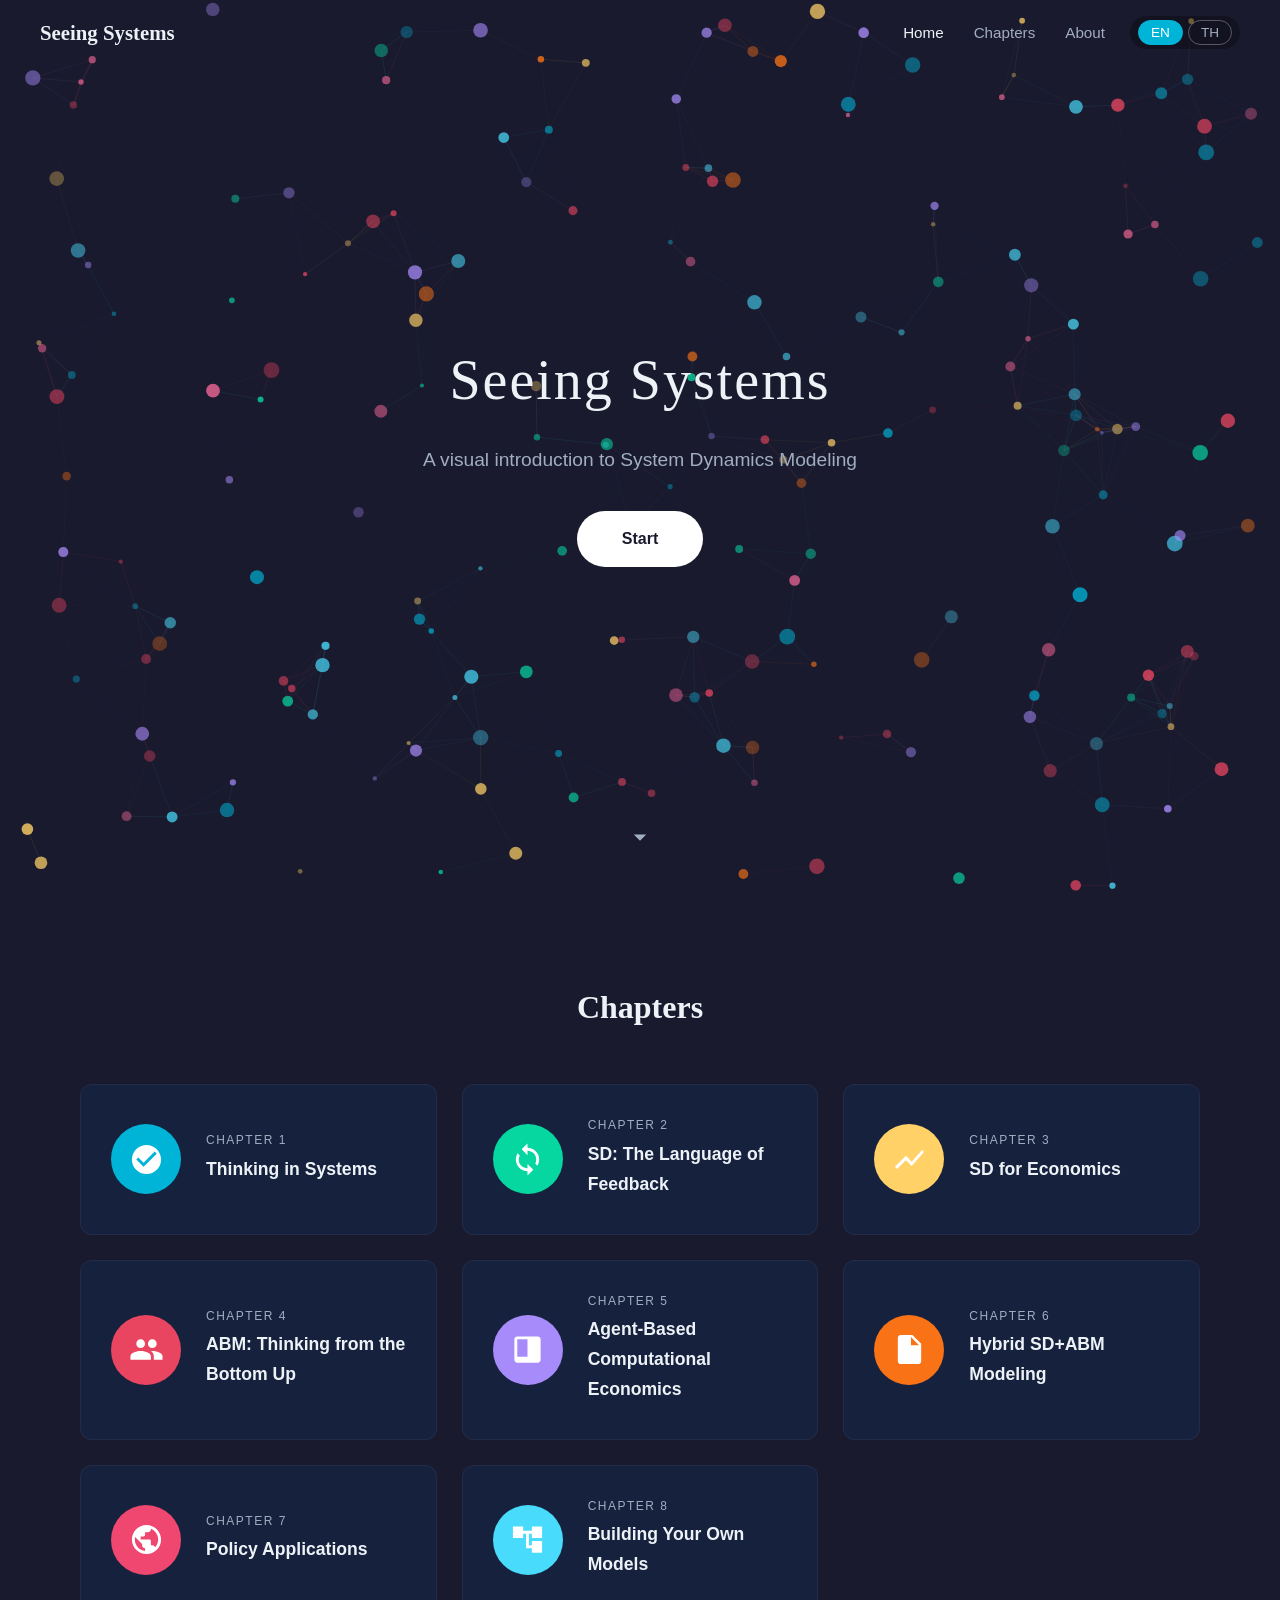
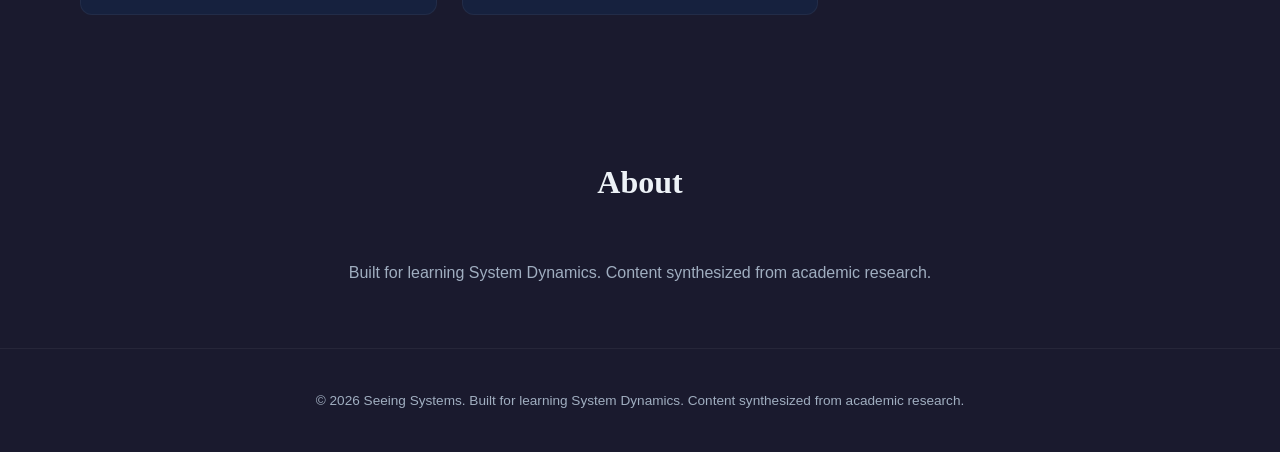
<file: index.html>
<!DOCTYPE html>
<html lang="en">
<head>
  <meta charset="UTF-8">
  <meta name="viewport" content="width=device-width, initial-scale=1.0">
  <title>Seeing Systems — A Visual Introduction to System Dynamics</title>
  <meta name="description" content="An interactive educational website for learning System Dynamics Modeling through visual simulations and explorations.">
  <link rel="stylesheet" href="css/style.css">
</head>
<body>

  <!-- Navbar -->
  <nav class="navbar">
    <a href="index.html" class="nav-brand">Seeing Systems</a>
    <div class="nav-right">
      <ul class="nav-links">
        <li><a href="index.html" class="active" data-i18n="nav.home">Home</a></li>
        <li><a href="#chapters" data-i18n="nav.chapters">Chapters</a></li>
        <li><a href="#about" data-i18n="nav.about">About</a></li>
      </ul>
      <div class="lang-switcher">
        <button class="lang-btn" data-lang="en">EN</button>
        <button class="lang-btn" data-lang="th">TH</button>
      </div>
    </div>
    <button class="nav-hamburger" aria-label="Menu">
      <span></span><span></span><span></span>
    </button>
  </nav>

  <!-- Sidebar -->
  <div class="sidebar-overlay"></div>
  <div class="sidebar">
    <button class="sidebar-close">&times;</button>
    <h3>Chapters</h3>
    <ul class="sidebar-chapters">
      <li><a href="chapters/ch1/index.html"><span class="ch-num" data-i18n="ch1.label">Chapter 1</span><span data-i18n="ch1.title">Thinking in Systems</span></a></li>
      <li><a href="chapters/ch2/index.html"><span class="ch-num" data-i18n="ch2.label">Chapter 2</span><span data-i18n="ch2.title">SD: The Language of Feedback</span></a></li>
      <li><a href="chapters/ch3/index.html"><span class="ch-num" data-i18n="ch3.label">Chapter 3</span><span data-i18n="ch3.title">SD for Economics</span></a></li>
      <li><a href="chapters/ch4/index.html"><span class="ch-num" data-i18n="ch4.label">Chapter 4</span><span data-i18n="ch4.title">ABM: Thinking from the Bottom Up</span></a></li>
      <li><a href="chapters/ch5/index.html"><span class="ch-num" data-i18n="ch5.label">Chapter 5</span><span data-i18n="ch5.title">Agent-Based Computational Economics</span></a></li>
      <li><a href="chapters/ch6/index.html"><span class="ch-num" data-i18n="ch6.label">Chapter 6</span><span data-i18n="ch6.title">Hybrid SD+ABM Modeling</span></a></li>
      <li><a href="chapters/ch7/index.html"><span class="ch-num" data-i18n="ch7.label">Chapter 7</span><span data-i18n="ch7.title">Policy Applications</span></a></li>
      <li><a href="chapters/ch8/index.html"><span class="ch-num" data-i18n="ch8.label">Chapter 8</span><span data-i18n="ch8.title">Building Your Own Models</span></a></li>
    </ul>
  </div>

  <!-- Hero -->
  <section class="hero">
    <canvas id="hero-canvas" class="hero-canvas"></canvas>
    <div class="hero-content">
      <h1 data-i18n="hero.title">Seeing Systems</h1>
      <p data-i18n="hero.subtitle">A visual introduction to System Dynamics Modeling</p>
      <a href="#chapters" class="hero-btn" data-i18n="hero.start">Start</a>
    </div>
    <div class="scroll-indicator">
      <svg viewBox="0 0 24 24"><path d="M7 10l5 5 5-5z"/></svg>
    </div>
  </section>

  <!-- Chapters Index -->
  <section id="chapters" class="chapters-section">
    <h2 class="section-title" data-i18n="nav.chapters">Chapters</h2>
    <div class="chapters-grid">

      <!-- Chapter 1: Thinking in Systems -->
      <a href="chapters/ch1/index.html" class="chapter-card">
        <div class="chapter-icon" style="background: var(--ch1-color);">
          <svg viewBox="0 0 24 24" fill="white"><path d="M12 2C6.48 2 2 6.48 2 12s4.48 10 10 10 10-4.48 10-10S17.52 2 12 2zm-2 15l-5-5 1.41-1.41L10 14.17l7.59-7.59L19 8l-9 9z"/></svg>
        </div>
        <div>
          <div class="ch-label" data-i18n="ch1.label">Chapter 1</div>
          <h3 data-i18n="ch1.title">Thinking in Systems</h3>
        </div>
      </a>

      <!-- Chapter 2: SD - The Language of Feedback -->
      <a href="chapters/ch2/index.html" class="chapter-card">
        <div class="chapter-icon" style="background: var(--ch2-color);">
          <svg viewBox="0 0 24 24" fill="white"><path d="M12 4V1L8 5l4 4V6c3.31 0 6 2.69 6 6 0 1.01-.25 1.97-.7 2.8l1.46 1.46C19.54 15.03 20 13.57 20 12c0-4.42-3.58-8-8-8zm0 14c-3.31 0-6-2.69-6-6 0-1.01.25-1.97.7-2.8L5.24 7.74C4.46 8.97 4 10.43 4 12c0 4.42 3.58 8 8 8v3l4-4-4-4v3z"/></svg>
        </div>
        <div>
          <div class="ch-label" data-i18n="ch2.label">Chapter 2</div>
          <h3 data-i18n="ch2.title">SD: The Language of Feedback</h3>
        </div>
      </a>

      <!-- Chapter 3: SD for Economics -->
      <a href="chapters/ch3/index.html" class="chapter-card">
        <div class="chapter-icon" style="background: var(--ch3-color);">
          <svg viewBox="0 0 24 24" fill="white"><path d="M3.5 18.49l6-6.01 4 4L22 6.92l-1.41-1.41-7.09 7.97-4-4L2 16.99z"/></svg>
        </div>
        <div>
          <div class="ch-label" data-i18n="ch3.label">Chapter 3</div>
          <h3 data-i18n="ch3.title">SD for Economics</h3>
        </div>
      </a>

      <!-- Chapter 4: ABM - Thinking from the Bottom Up -->
      <a href="chapters/ch4/index.html" class="chapter-card">
        <div class="chapter-icon" style="background: var(--ch4-color);">
          <svg viewBox="0 0 24 24" fill="white"><path d="M16 11c1.66 0 2.99-1.34 2.99-3S17.66 5 16 5c-1.66 0-3 1.34-3 3s1.34 3 3 3zm-8 0c1.66 0 2.99-1.34 2.99-3S9.66 5 8 5C6.34 5 5 6.34 5 8s1.34 3 3 3zm0 2c-2.33 0-7 1.17-7 3.5V19h14v-2.5c0-2.33-4.67-3.5-7-3.5zm8 0c-.29 0-.62.02-.97.05 1.16.84 1.97 1.97 1.97 3.45V19h6v-2.5c0-2.33-4.67-3.5-7-3.5z"/></svg>
        </div>
        <div>
          <div class="ch-label" data-i18n="ch4.label">Chapter 4</div>
          <h3 data-i18n="ch4.title">ABM: Thinking from the Bottom Up</h3>
        </div>
      </a>

      <!-- Chapter 5: Agent-Based Computational Economics -->
      <a href="chapters/ch5/index.html" class="chapter-card">
        <div class="chapter-icon" style="background: var(--ch5-color);">
          <svg viewBox="0 0 24 24" fill="white"><path d="M19 3H5c-1.1 0-2 .9-2 2v14c0 1.1.9 2 2 2h14c1.1 0 2-.9 2-2V5c0-1.1-.9-2-2-2zm-7 14H5V5h7v12z"/></svg>
        </div>
        <div>
          <div class="ch-label" data-i18n="ch5.label">Chapter 5</div>
          <h3 data-i18n="ch5.title">Agent-Based Computational Economics</h3>
        </div>
      </a>

      <!-- Chapter 6: Hybrid SD+ABM Modeling -->
      <a href="chapters/ch6/index.html" class="chapter-card">
        <div class="chapter-icon" style="background: var(--ch6-color);">
          <svg viewBox="0 0 24 24" fill="white"><path d="M14 2H6c-1.1 0-2 .9-2 2v16c0 1.1.9 2 2 2h12c1.1 0 2-.9 2-2V8l-6-6zm-1 7V3.5L18.5 9H13z"/></svg>
        </div>
        <div>
          <div class="ch-label" data-i18n="ch6.label">Chapter 6</div>
          <h3 data-i18n="ch6.title">Hybrid SD+ABM Modeling</h3>
        </div>
      </a>

      <!-- Chapter 7: Policy Applications -->
      <a href="chapters/ch7/index.html" class="chapter-card">
        <div class="chapter-icon" style="background: var(--ch7-color);">
          <svg viewBox="0 0 24 24" fill="white"><path d="M12 2C6.48 2 2 6.48 2 12s4.48 10 10 10 10-4.48 10-10S17.52 2 12 2zm-1 17.93c-3.95-.49-7-3.85-7-7.93 0-.62.08-1.21.21-1.79L9 15v1c0 1.1.9 2 2 2v1.93zm6.9-2.54c-.26-.81-1-1.39-1.9-1.39h-1v-3c0-.55-.45-1-1-1H8v-2h2c.55 0 1-.45 1-1V7h2c1.1 0 2-.9 2-2v-.41c2.93 1.19 5 4.06 5 7.41 0 2.08-.8 3.97-2.1 5.39z"/></svg>
        </div>
        <div>
          <div class="ch-label" data-i18n="ch7.label">Chapter 7</div>
          <h3 data-i18n="ch7.title">Policy Applications</h3>
        </div>
      </a>

      <!-- Chapter 8: Building Your Own Models -->
      <a href="chapters/ch8/index.html" class="chapter-card">
        <div class="chapter-icon" style="background: var(--ch8-color);">
          <svg viewBox="0 0 24 24" fill="white"><path d="M22 11V3h-7v3H9V3H2v8h7V8h2v10h4v3h7v-8h-7v3h-2V8h2v3z"/></svg>
        </div>
        <div>
          <div class="ch-label" data-i18n="ch8.label">Chapter 8</div>
          <h3 data-i18n="ch8.title">Building Your Own Models</h3>
        </div>
      </a>

    </div>
  </section>

  <!-- About -->
  <section id="about" style="max-width:800px; margin:0 auto; padding:60px 40px; text-align:center;">
    <h2 class="section-title" data-i18n="nav.about">About</h2>
    <p style="color: var(--text-muted); line-height: 1.8;" data-i18n="footer.text">
      Built for learning System Dynamics. Content synthesized from academic research.
    </p>
  </section>

  <!-- Footer -->
  <footer class="footer">
    <p>&copy; 2026 Seeing Systems. <span data-i18n="footer.text">Built for learning System Dynamics.</span></p>
  </footer>

  <script src="js/i18n.js"></script>
  <script src="js/main.js"></script>
</body>
</html>
</file>
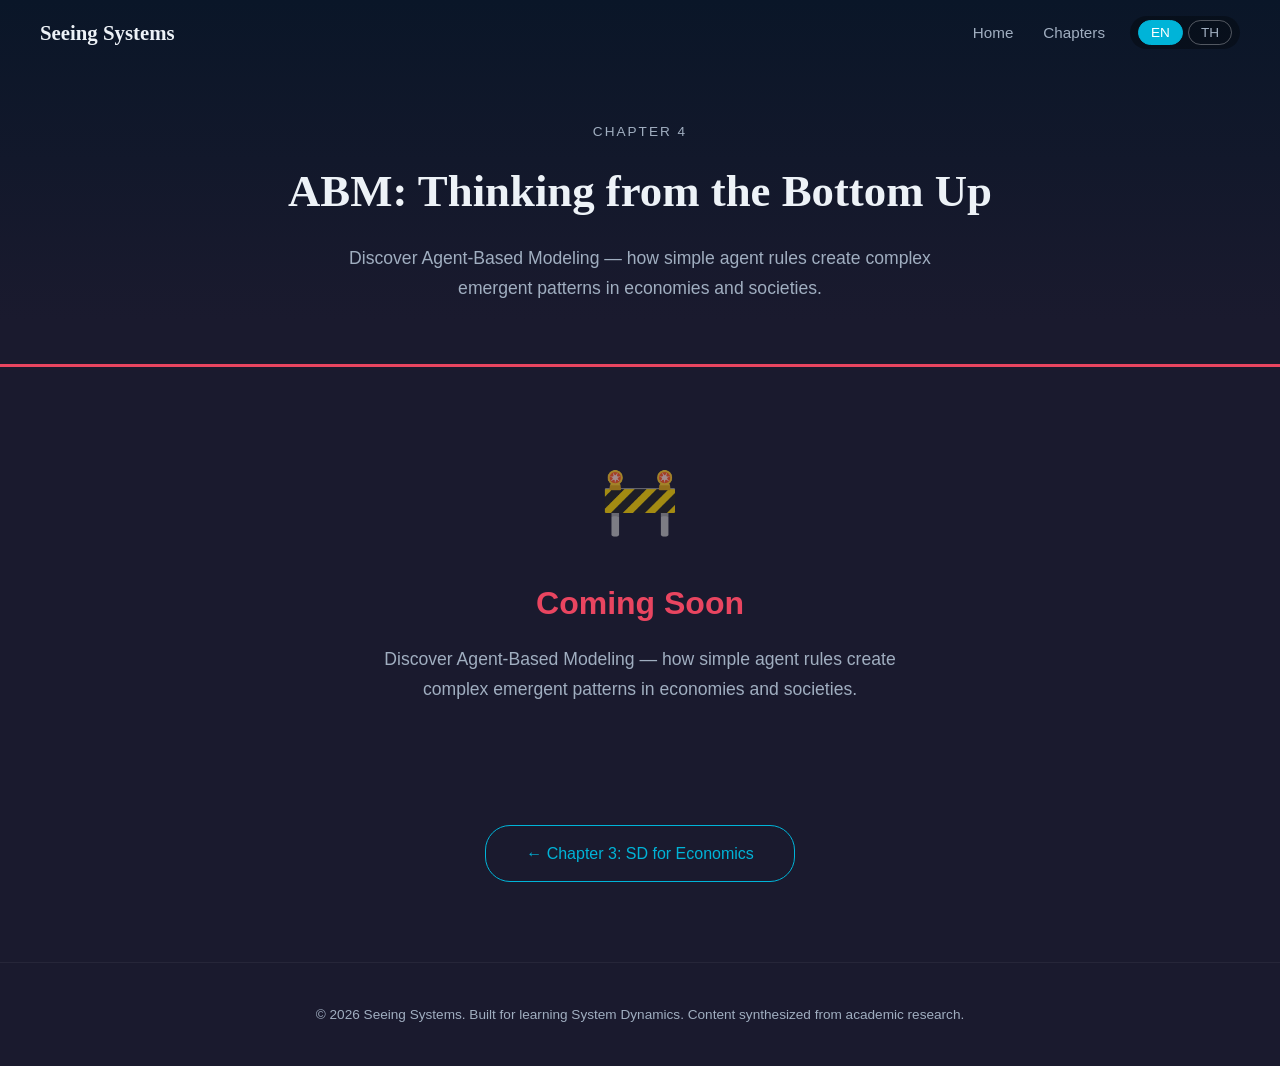
<file: chapters/ch4/index.html>
<!DOCTYPE html>
<html lang="en">
<head>
  <meta charset="UTF-8">
  <meta name="viewport" content="width=device-width, initial-scale=1.0">
  <title>Chapter 4: ABM: Thinking from the Bottom Up — Seeing Systems</title>
  <link rel="stylesheet" href="../../css/style.css">
  <style>
    .chapter-page { background: linear-gradient(180deg, #0a1628 0%, #1a1a2e 30%); }
    .chapter-header { border-bottom: 3px solid var(--ch4-color); }
    .coming-soon-container {
      text-align: center;
      padding: 80px 20px;
      max-width: 600px;
      margin: 0 auto;
    }
    .coming-soon-container .icon {
      font-size: 4rem;
      margin-bottom: 20px;
      opacity: 0.6;
    }
    .coming-soon-container h2 {
      font-size: 2rem;
      margin-bottom: 15px;
      color: var(--ch4-color);
    }
    .coming-soon-container p {
      color: var(--text-muted);
      font-size: 1.1rem;
    }
  </style>
</head>
<body class="chapter-page fade-in">

  <!-- Navbar -->
  <nav class="navbar">
    <a href="../../index.html" class="nav-brand">Seeing Systems</a>
    <div class="nav-right">
      <ul class="nav-links">
        <li><a href="../../index.html" data-i18n="nav.home">Home</a></li>
        <li><a href="../../index.html#chapters" data-i18n="nav.chapters">Chapters</a></li>
      </ul>
      <div class="lang-switcher">
        <button class="lang-btn" data-lang="en">EN</button>
        <button class="lang-btn" data-lang="th">TH</button>
      </div>
    </div>
    <button class="nav-hamburger" aria-label="Menu">
      <span></span><span></span><span></span>
    </button>
  </nav>

  <!-- Sidebar -->
  <div class="sidebar-overlay"></div>
  <div class="sidebar">
    <button class="sidebar-close">&times;</button>
    <h3>Chapters</h3>
    <ul class="sidebar-chapters">
      <li><a href="../ch1/index.html"><span class="ch-num" data-i18n="ch1.label">Chapter 1</span><span data-i18n="ch1.title">Thinking in Systems</span></a></li>
      <li><a href="../ch2/index.html"><span class="ch-num" data-i18n="ch2.label">Chapter 2</span><span data-i18n="ch2.title">SD: The Language of Feedback</span></a></li>
      <li><a href="../ch3/index.html"><span class="ch-num" data-i18n="ch3.label">Chapter 3</span><span data-i18n="ch3.title">SD for Economics</span></a></li>
      <li><a href="index.html" style="background:rgba(255,255,255,0.1);"><span class="ch-num" data-i18n="ch4.label">Chapter 4</span><span data-i18n="ch4.title">ABM: Thinking from the Bottom Up</span></a></li>
      <li><a href="../ch5/index.html"><span class="ch-num" data-i18n="ch5.label">Chapter 5</span><span data-i18n="ch5.title">Agent-Based Computational Economics</span></a></li>
      <li><a href="../ch6/index.html"><span class="ch-num" data-i18n="ch6.label">Chapter 6</span><span data-i18n="ch6.title">Hybrid SD+ABM Modeling</span></a></li>
      <li><a href="../ch7/index.html"><span class="ch-num" data-i18n="ch7.label">Chapter 7</span><span data-i18n="ch7.title">Policy Applications</span></a></li>
      <li><a href="../ch8/index.html"><span class="ch-num" data-i18n="ch8.label">Chapter 8</span><span data-i18n="ch8.title">Building Your Own Models</span></a></li>
    </ul>
  </div>

  <!-- Chapter Header -->
  <header class="chapter-header">
    <div class="ch-label" data-i18n="ch4.label">Chapter 4</div>
    <h1 data-i18n="ch4.title">ABM: Thinking from the Bottom Up</h1>
    <p class="ch-desc" data-i18n="ch4.desc">Discover Agent-Based Modeling — how simple agent rules create complex emergent patterns in economies and societies.</p>
  </header>

  <!-- Coming Soon Content -->
  <section class="chapter-sections">
    <div class="coming-soon-container">
      <div class="icon">🚧</div>
      <h2 data-i18n="coming_soon">Coming Soon</h2>
      <p data-i18n="ch4.desc">Discover Agent-Based Modeling — how simple agent rules create complex emergent patterns in economies and societies.</p>
    </div>

    <!-- Navigation -->
    <div style="text-align: center; margin-top: 40px;">
      <a href="../ch3/index.html" class="btn btn-secondary" style="padding: 14px 40px; font-size: 1rem;">
        ← <span data-i18n="ch3.label">Chapter 3</span>: <span data-i18n="ch3.title">SD for Economics</span>
      </a>
    </div>
  </section>

  <!-- Footer -->
  <footer class="footer">
    <p>&copy; 2026 Seeing Systems. <span data-i18n="footer.text">Built for learning System Dynamics.</span></p>
  </footer>

  <script src="../../js/i18n.js"></script>
  <script src="../../js/main.js"></script>
</body>
</html>
</file>
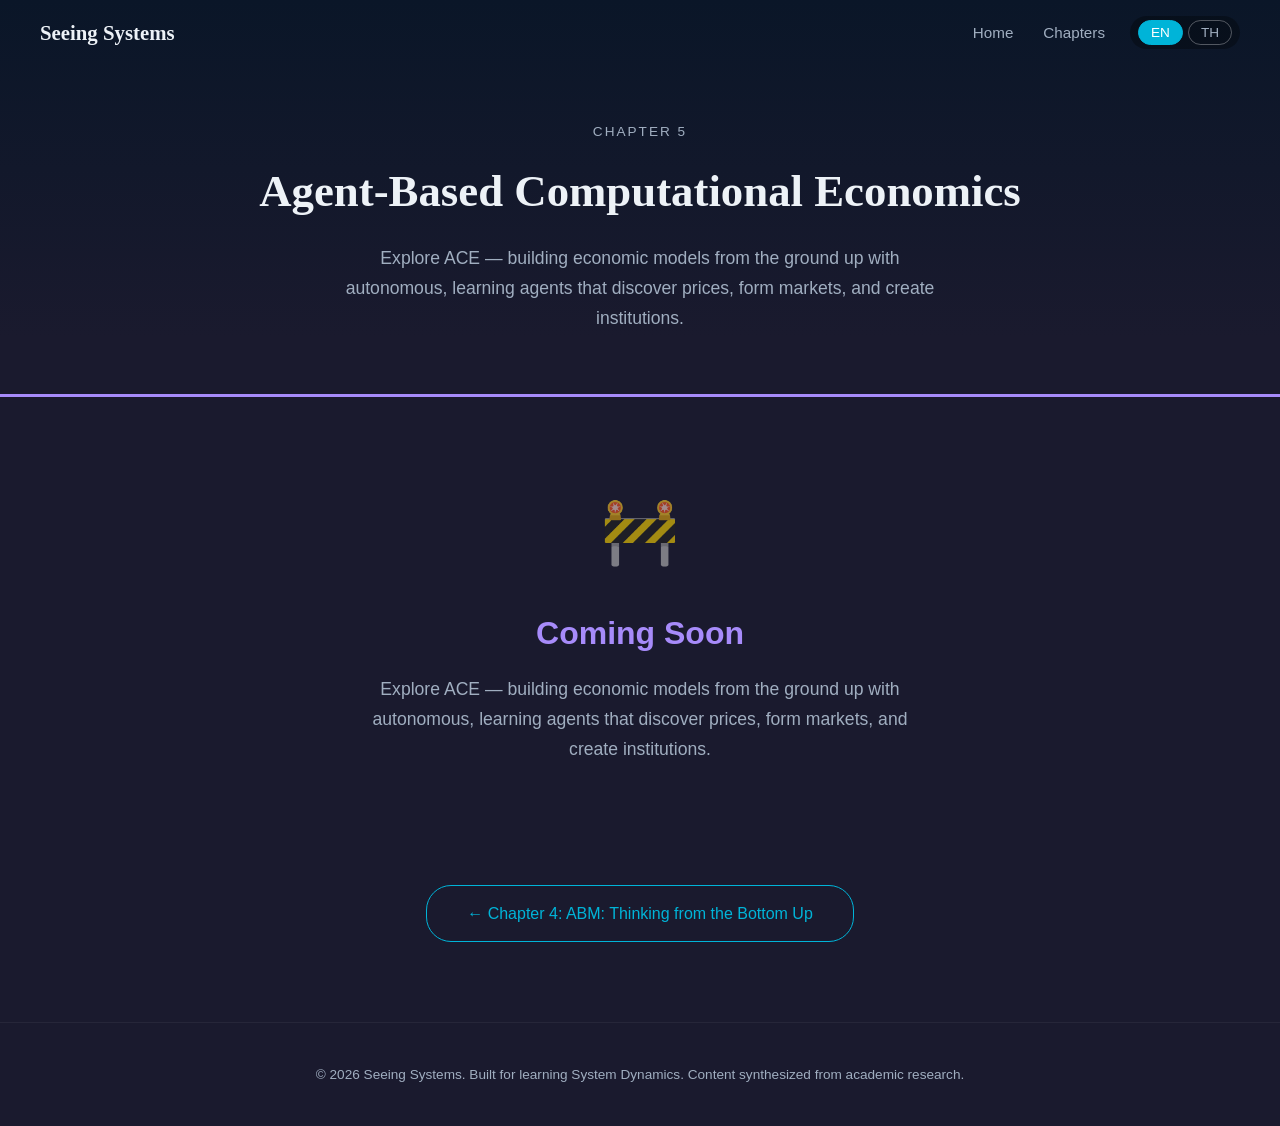
<file: chapters/ch5/index.html>
<!DOCTYPE html>
<html lang="en">
<head>
  <meta charset="UTF-8">
  <meta name="viewport" content="width=device-width, initial-scale=1.0">
  <title>Chapter 5: Model Building Process — Seeing Systems</title>
  <link rel="stylesheet" href="../../css/style.css">
  <style>
    .chapter-page { background: linear-gradient(180deg, #0a1628 0%, #1a1a2e 30%); }
    .chapter-header { border-bottom: 3px solid var(--ch5-color); }
    .coming-soon-container {
      text-align: center;
      padding: 80px 20px;
      max-width: 600px;
      margin: 0 auto;
    }
    .coming-soon-container .icon {
      font-size: 4rem;
      margin-bottom: 20px;
      opacity: 0.6;
    }
    .coming-soon-container h2 {
      font-size: 2rem;
      margin-bottom: 15px;
      color: var(--ch5-color);
    }
    .coming-soon-container p {
      color: var(--text-muted);
      font-size: 1.1rem;
    }
  </style>
</head>
<body class="chapter-page fade-in">

  <!-- Navbar -->
  <nav class="navbar">
    <a href="../../index.html" class="nav-brand">Seeing Systems</a>
    <div class="nav-right">
      <ul class="nav-links">
        <li><a href="../../index.html" data-i18n="nav.home">Home</a></li>
        <li><a href="../../index.html#chapters" data-i18n="nav.chapters">Chapters</a></li>
      </ul>
      <div class="lang-switcher">
        <button class="lang-btn" data-lang="en">EN</button>
        <button class="lang-btn" data-lang="th">TH</button>
      </div>
    </div>
    <button class="nav-hamburger" aria-label="Menu">
      <span></span><span></span><span></span>
    </button>
  </nav>

  <!-- Sidebar -->
  <div class="sidebar-overlay"></div>
  <div class="sidebar">
    <button class="sidebar-close">&times;</button>
    <h3>Chapters</h3>
    <ul class="sidebar-chapters">
      <li><a href="../ch1/index.html"><span class="ch-num" data-i18n="ch1.label">Chapter 1</span><span data-i18n="ch1.title">Introduction to System Dynamics</span></a></li>
      <li><a href="../ch2/index.html"><span class="ch-num" data-i18n="ch2.label">Chapter 2</span><span data-i18n="ch2.title">Stocks, Flows & Building Blocks</span></a></li>
      <li><a href="../ch3/index.html"><span class="ch-num" data-i18n="ch3.label">Chapter 3</span><span data-i18n="ch3.title">Feedback Loops</span></a></li>
      <li><a href="../ch4/index.html"><span class="ch-num" data-i18n="ch4.label">Chapter 4</span><span data-i18n="ch4.title">Behavior Patterns</span></a></li>
      <li><a href="index.html" style="background:rgba(255,255,255,0.1);"><span class="ch-num" data-i18n="ch5.label">Chapter 5</span><span data-i18n="ch5.title">Model Building Process</span></a></li>
      <li><a href="../ch6/index.html"><span class="ch-num" data-i18n="ch6.label">Chapter 6</span><span data-i18n="ch6.title">Applications & Case Studies</span></a></li>
    </ul>
  </div>

  <!-- Chapter Header -->
  <header class="chapter-header">
    <div class="ch-label" data-i18n="ch5.label">Chapter 5</div>
    <h1 data-i18n="ch5.title">Model Building Process</h1>
    <p class="ch-desc" data-i18n="ch5.desc">Master the step-by-step process of building, testing, and validating System Dynamics models.</p>
  </header>

  <!-- Coming Soon Content -->
  <section class="chapter-sections">
    <div class="coming-soon-container">
      <div class="icon">🚧</div>
      <h2 data-i18n="coming_soon">Coming Soon</h2>
      <p data-i18n="ch5.desc">Master the step-by-step process of building, testing, and validating System Dynamics models.</p>
    </div>

    <!-- Navigation -->
    <div style="text-align: center; margin-top: 40px;">
      <a href="../ch4/index.html" class="btn btn-secondary" style="padding: 14px 40px; font-size: 1rem;">
        ← <span data-i18n="ch4.label">Chapter 4</span>: <span data-i18n="ch4.title">Behavior Patterns</span>
      </a>
    </div>
  </section>

  <!-- Footer -->
  <footer class="footer">
    <p>&copy; 2026 Seeing Systems. <span data-i18n="footer.text">Built for learning System Dynamics.</span></p>
  </footer>

  <script src="../../js/i18n.js"></script>
  <script src="../../js/main.js"></script>
</body>
</html>
</file>
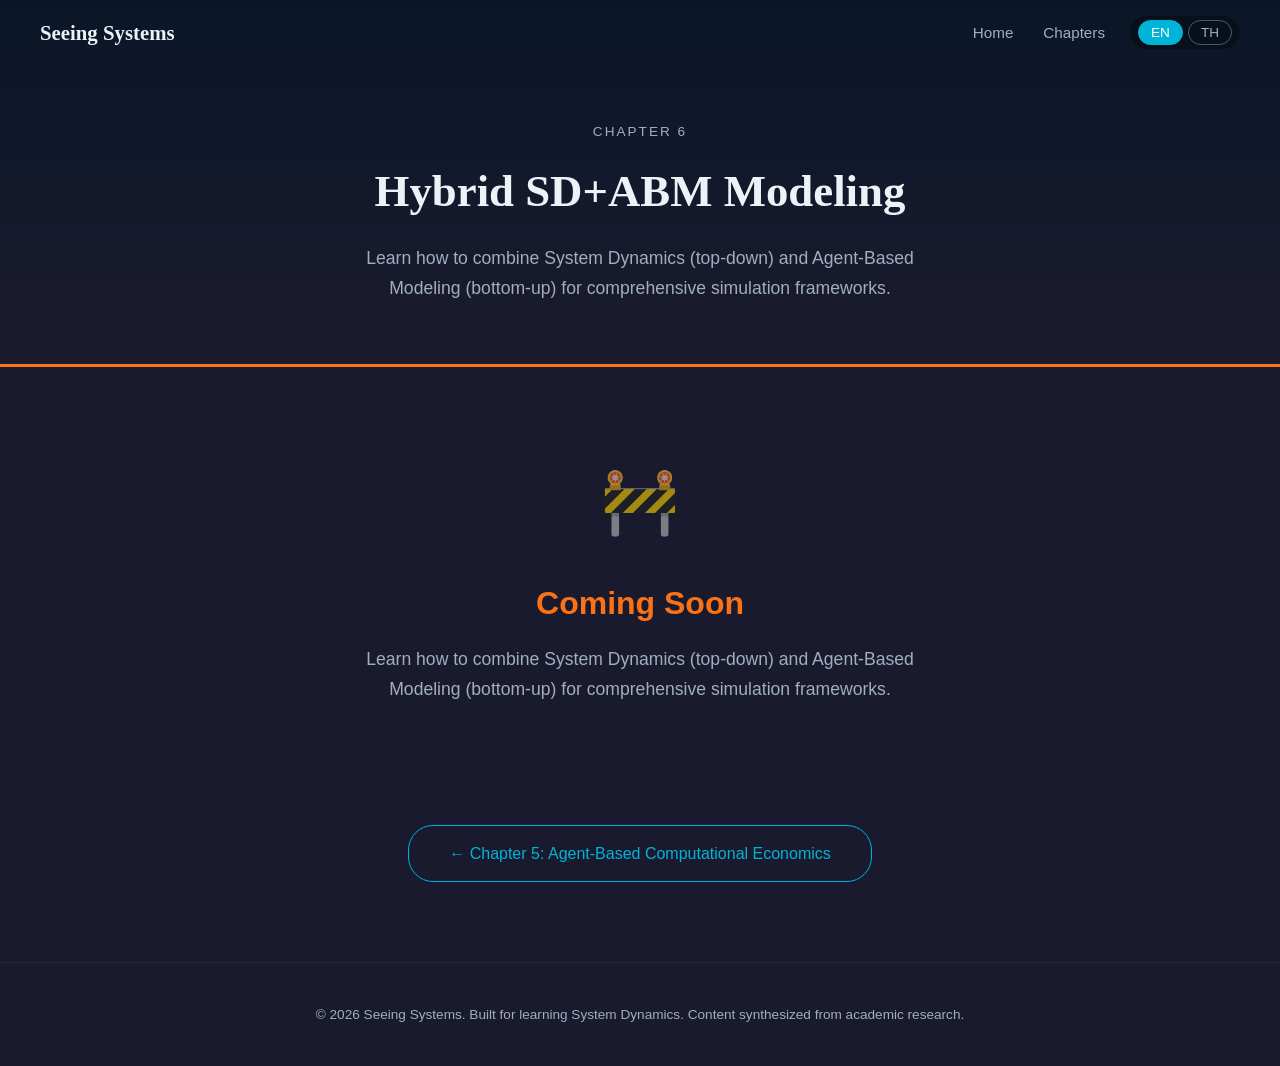
<file: chapters/ch6/index.html>
<!DOCTYPE html>
<html lang="en">
<head>
  <meta charset="UTF-8">
  <meta name="viewport" content="width=device-width, initial-scale=1.0">
  <title>Chapter 6: Hybrid SD+ABM Modeling — Seeing Systems</title>
  <link rel="stylesheet" href="../../css/style.css">
  <style>
    .chapter-page { background: linear-gradient(180deg, #0a1628 0%, #1a1a2e 30%); }
    .chapter-header { border-bottom: 3px solid var(--ch6-color); }
    .coming-soon-container {
      text-align: center;
      padding: 80px 20px;
      max-width: 600px;
      margin: 0 auto;
    }
    .coming-soon-container .icon {
      font-size: 4rem;
      margin-bottom: 20px;
      opacity: 0.6;
    }
    .coming-soon-container h2 {
      font-size: 2rem;
      margin-bottom: 15px;
      color: var(--ch6-color);
    }
    .coming-soon-container p {
      color: var(--text-muted);
      font-size: 1.1rem;
    }
  </style>
</head>
<body class="chapter-page fade-in">

  <!-- Navbar -->
  <nav class="navbar">
    <a href="../../index.html" class="nav-brand">Seeing Systems</a>
    <div class="nav-right">
      <ul class="nav-links">
        <li><a href="../../index.html" data-i18n="nav.home">Home</a></li>
        <li><a href="../../index.html#chapters" data-i18n="nav.chapters">Chapters</a></li>
      </ul>
      <div class="lang-switcher">
        <button class="lang-btn" data-lang="en">EN</button>
        <button class="lang-btn" data-lang="th">TH</button>
      </div>
    </div>
    <button class="nav-hamburger" aria-label="Menu">
      <span></span><span></span><span></span>
    </button>
  </nav>

  <!-- Sidebar -->
  <div class="sidebar-overlay"></div>
  <div class="sidebar">
    <button class="sidebar-close">&times;</button>
    <h3>Chapters</h3>
    <ul class="sidebar-chapters">
      <li><a href="../ch1/index.html"><span class="ch-num" data-i18n="ch1.label">Chapter 1</span><span data-i18n="ch1.title">Thinking in Systems</span></a></li>
      <li><a href="../ch2/index.html"><span class="ch-num" data-i18n="ch2.label">Chapter 2</span><span data-i18n="ch2.title">SD: The Language of Feedback</span></a></li>
      <li><a href="../ch3/index.html"><span class="ch-num" data-i18n="ch3.label">Chapter 3</span><span data-i18n="ch3.title">SD for Economics</span></a></li>
      <li><a href="../ch4/index.html"><span class="ch-num" data-i18n="ch4.label">Chapter 4</span><span data-i18n="ch4.title">ABM: Thinking from the Bottom Up</span></a></li>
      <li><a href="../ch5/index.html"><span class="ch-num" data-i18n="ch5.label">Chapter 5</span><span data-i18n="ch5.title">Agent-Based Computational Economics</span></a></li>
      <li><a href="index.html" style="background:rgba(255,255,255,0.1);"><span class="ch-num" data-i18n="ch6.label">Chapter 6</span><span data-i18n="ch6.title">Hybrid SD+ABM Modeling</span></a></li>
      <li><a href="../ch7/index.html"><span class="ch-num" data-i18n="ch7.label">Chapter 7</span><span data-i18n="ch7.title">Policy Applications</span></a></li>
      <li><a href="../ch8/index.html"><span class="ch-num" data-i18n="ch8.label">Chapter 8</span><span data-i18n="ch8.title">Building Your Own Models</span></a></li>
    </ul>
  </div>

  <!-- Chapter Header -->
  <header class="chapter-header">
    <div class="ch-label" data-i18n="ch6.label">Chapter 6</div>
    <h1 data-i18n="ch6.title">Hybrid SD+ABM Modeling</h1>
    <p class="ch-desc" data-i18n="ch6.desc">Learn how to combine System Dynamics and Agent-Based Modeling for comprehensive simulation frameworks.</p>
  </header>

  <!-- Coming Soon Content -->
  <section class="chapter-sections">
    <div class="coming-soon-container">
      <div class="icon">🚧</div>
      <h2 data-i18n="coming_soon">Coming Soon</h2>
      <p data-i18n="ch6.desc">Learn how to combine System Dynamics and Agent-Based Modeling for comprehensive simulation frameworks.</p>
    </div>

    <!-- Navigation -->
    <div style="text-align: center; margin-top: 40px;">
      <a href="../ch5/index.html" class="btn btn-secondary" style="padding: 14px 40px; font-size: 1rem;">
        ← <span data-i18n="ch5.label">Chapter 5</span>: <span data-i18n="ch5.title">Agent-Based Computational Economics</span>
      </a>
    </div>
  </section>

  <!-- Footer -->
  <footer class="footer">
    <p>&copy; 2026 Seeing Systems. <span data-i18n="footer.text">Built for learning System Dynamics.</span></p>
  </footer>

  <script src="../../js/i18n.js"></script>
  <script src="../../js/main.js"></script>
</body>
</html>
</file>
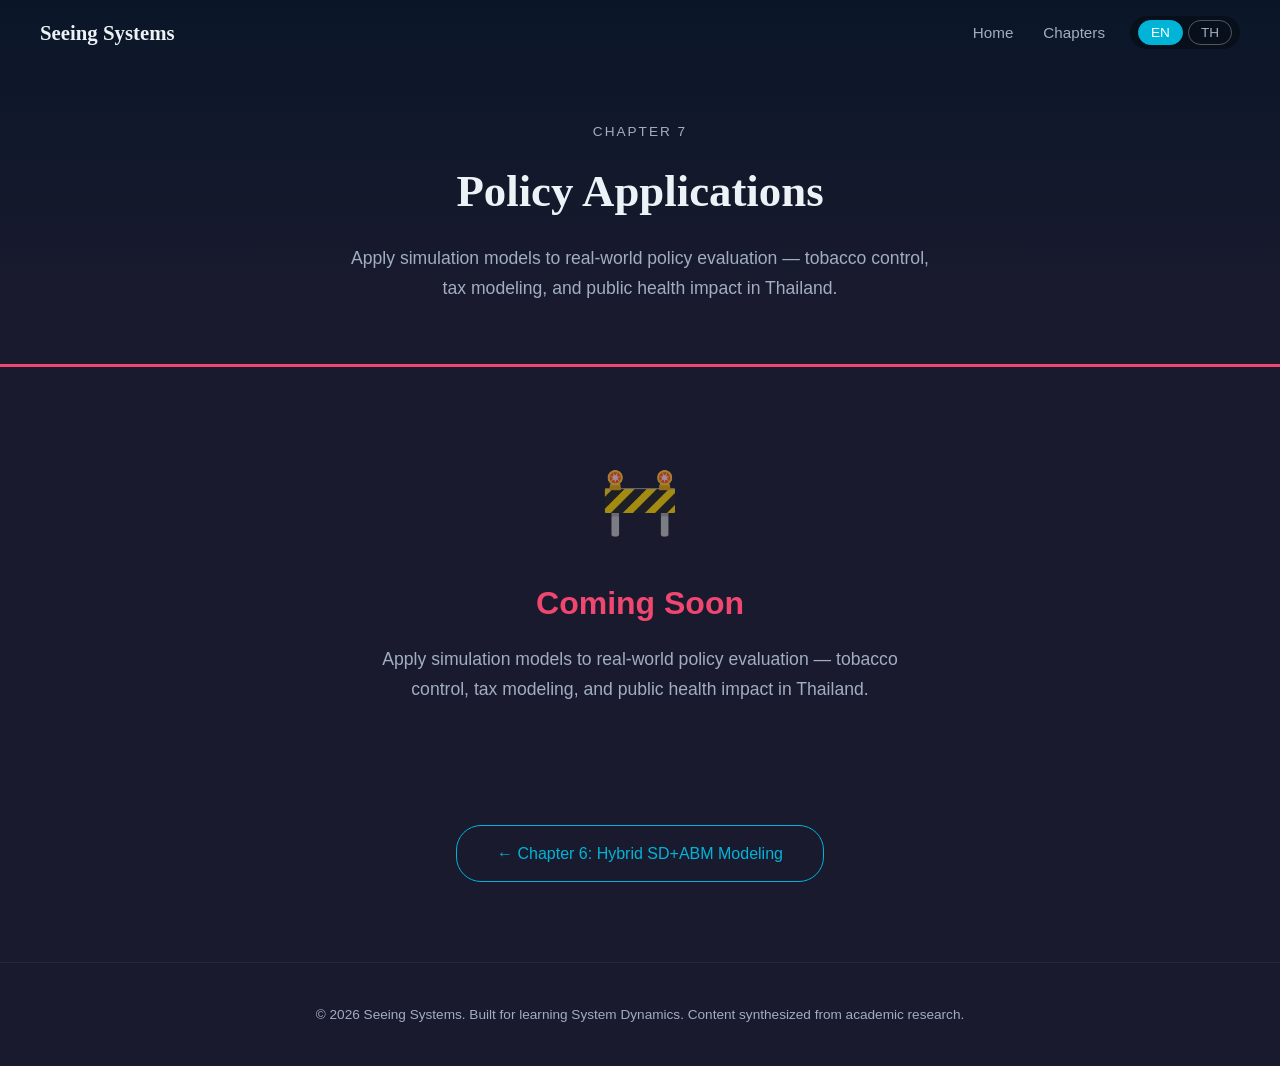
<file: chapters/ch7/index.html>
<!DOCTYPE html>
<html lang="en">
<head>
  <meta charset="UTF-8">
  <meta name="viewport" content="width=device-width, initial-scale=1.0">
  <title>Chapter 7: Policy Applications — Seeing Systems</title>
  <link rel="stylesheet" href="../../css/style.css">
  <style>
    .chapter-page { background: linear-gradient(180deg, #0a1628 0%, #1a1a2e 30%); }
    .chapter-header { border-bottom: 3px solid var(--ch7-color); }
    .coming-soon-container {
      text-align: center;
      padding: 80px 20px;
      max-width: 600px;
      margin: 0 auto;
    }
    .coming-soon-container .icon {
      font-size: 4rem;
      margin-bottom: 20px;
      opacity: 0.6;
    }
    .coming-soon-container h2 {
      font-size: 2rem;
      margin-bottom: 15px;
      color: var(--ch7-color);
    }
    .coming-soon-container p {
      color: var(--text-muted);
      font-size: 1.1rem;
    }
  </style>
</head>
<body class="chapter-page fade-in">

  <!-- Navbar -->
  <nav class="navbar">
    <a href="../../index.html" class="nav-brand">Seeing Systems</a>
    <div class="nav-right">
      <ul class="nav-links">
        <li><a href="../../index.html" data-i18n="nav.home">Home</a></li>
        <li><a href="../../index.html#chapters" data-i18n="nav.chapters">Chapters</a></li>
      </ul>
      <div class="lang-switcher">
        <button class="lang-btn" data-lang="en">EN</button>
        <button class="lang-btn" data-lang="th">TH</button>
      </div>
    </div>
    <button class="nav-hamburger" aria-label="Menu">
      <span></span><span></span><span></span>
    </button>
  </nav>

  <!-- Sidebar -->
  <div class="sidebar-overlay"></div>
  <div class="sidebar">
    <button class="sidebar-close">&times;</button>
    <h3>Chapters</h3>
    <ul class="sidebar-chapters">
      <li><a href="../ch1/index.html"><span class="ch-num" data-i18n="ch1.label">Chapter 1</span><span data-i18n="ch1.title">Thinking in Systems</span></a></li>
      <li><a href="../ch2/index.html"><span class="ch-num" data-i18n="ch2.label">Chapter 2</span><span data-i18n="ch2.title">SD: The Language of Feedback</span></a></li>
      <li><a href="../ch3/index.html"><span class="ch-num" data-i18n="ch3.label">Chapter 3</span><span data-i18n="ch3.title">SD for Economics</span></a></li>
      <li><a href="../ch4/index.html"><span class="ch-num" data-i18n="ch4.label">Chapter 4</span><span data-i18n="ch4.title">ABM: Thinking from the Bottom Up</span></a></li>
      <li><a href="../ch5/index.html"><span class="ch-num" data-i18n="ch5.label">Chapter 5</span><span data-i18n="ch5.title">Agent-Based Computational Economics</span></a></li>
      <li><a href="../ch6/index.html"><span class="ch-num" data-i18n="ch6.label">Chapter 6</span><span data-i18n="ch6.title">Hybrid SD+ABM Modeling</span></a></li>
      <li><a href="index.html" style="background:rgba(255,255,255,0.1);"><span class="ch-num" data-i18n="ch7.label">Chapter 7</span><span data-i18n="ch7.title">Policy Applications</span></a></li>
      <li><a href="../ch8/index.html"><span class="ch-num" data-i18n="ch8.label">Chapter 8</span><span data-i18n="ch8.title">Building Your Own Models</span></a></li>
    </ul>
  </div>

  <!-- Chapter Header -->
  <header class="chapter-header">
    <div class="ch-label" data-i18n="ch7.label">Chapter 7</div>
    <h1 data-i18n="ch7.title">Policy Applications: Tobacco Control & Tax Modeling</h1>
    <p class="ch-desc" data-i18n="ch7.desc">Apply simulation models to real-world policy evaluation — tobacco control, tax modeling, and public health impact in Thailand.</p>
  </header>

  <!-- Coming Soon Content -->
  <section class="chapter-sections">
    <div class="coming-soon-container">
      <div class="icon">🚧</div>
      <h2 data-i18n="coming_soon">Coming Soon</h2>
      <p data-i18n="ch7.desc">Apply simulation models to real-world policy evaluation — tobacco control, tax modeling, and public health impact in Thailand.</p>
    </div>

    <div style="text-align: center; margin-top: 40px;">
      <a href="../ch6/index.html" class="btn btn-secondary" style="padding: 14px 40px; font-size: 1rem;">
        ← <span data-i18n="ch6.label">Chapter 6</span>: <span data-i18n="ch6.title">Hybrid SD+ABM Modeling</span>
      </a>
    </div>
  </section>

  <!-- Footer -->
  <footer class="footer">
    <p>&copy; 2026 Seeing Systems. <span data-i18n="footer.text">Built for learning System Dynamics.</span></p>
  </footer>

  <script src="../../js/i18n.js"></script>
  <script src="../../js/main.js"></script>
</body>
</html>
</file>
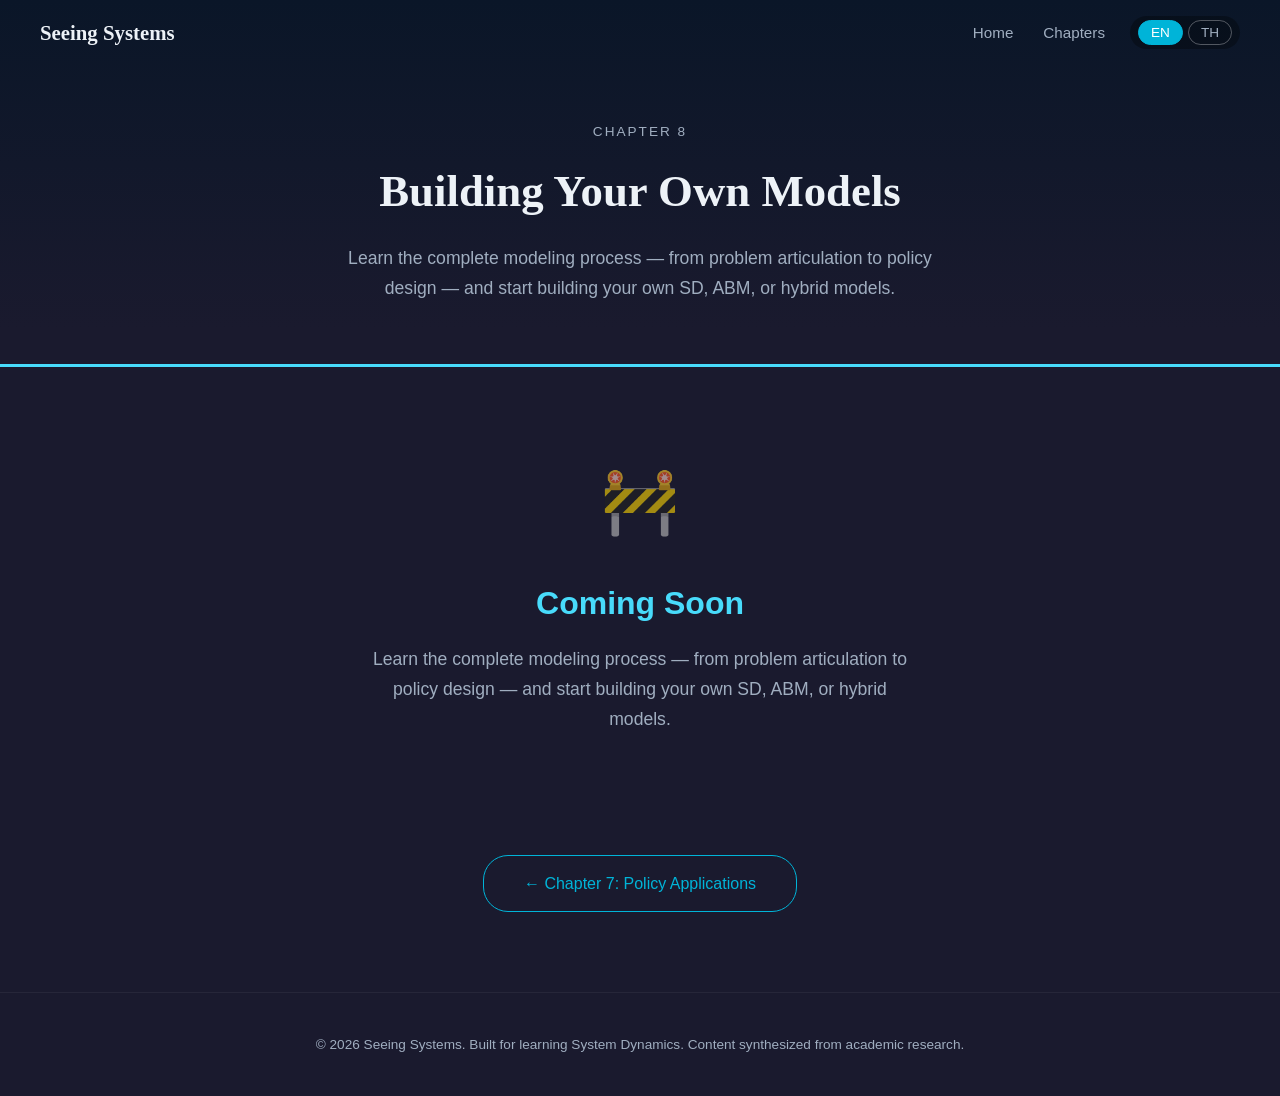
<file: chapters/ch8/index.html>
<!DOCTYPE html>
<html lang="en">
<head>
  <meta charset="UTF-8">
  <meta name="viewport" content="width=device-width, initial-scale=1.0">
  <title>Chapter 8: Building Your Own Models — Seeing Systems</title>
  <link rel="stylesheet" href="../../css/style.css">
  <style>
    .chapter-page { background: linear-gradient(180deg, #0a1628 0%, #1a1a2e 30%); }
    .chapter-header { border-bottom: 3px solid var(--ch8-color); }
    .coming-soon-container {
      text-align: center;
      padding: 80px 20px;
      max-width: 600px;
      margin: 0 auto;
    }
    .coming-soon-container .icon {
      font-size: 4rem;
      margin-bottom: 20px;
      opacity: 0.6;
    }
    .coming-soon-container h2 {
      font-size: 2rem;
      margin-bottom: 15px;
      color: var(--ch8-color);
    }
    .coming-soon-container p {
      color: var(--text-muted);
      font-size: 1.1rem;
    }
  </style>
</head>
<body class="chapter-page fade-in">

  <!-- Navbar -->
  <nav class="navbar">
    <a href="../../index.html" class="nav-brand">Seeing Systems</a>
    <div class="nav-right">
      <ul class="nav-links">
        <li><a href="../../index.html" data-i18n="nav.home">Home</a></li>
        <li><a href="../../index.html#chapters" data-i18n="nav.chapters">Chapters</a></li>
      </ul>
      <div class="lang-switcher">
        <button class="lang-btn" data-lang="en">EN</button>
        <button class="lang-btn" data-lang="th">TH</button>
      </div>
    </div>
    <button class="nav-hamburger" aria-label="Menu">
      <span></span><span></span><span></span>
    </button>
  </nav>

  <!-- Sidebar -->
  <div class="sidebar-overlay"></div>
  <div class="sidebar">
    <button class="sidebar-close">&times;</button>
    <h3>Chapters</h3>
    <ul class="sidebar-chapters">
      <li><a href="../ch1/index.html"><span class="ch-num" data-i18n="ch1.label">Chapter 1</span><span data-i18n="ch1.title">Thinking in Systems</span></a></li>
      <li><a href="../ch2/index.html"><span class="ch-num" data-i18n="ch2.label">Chapter 2</span><span data-i18n="ch2.title">SD: The Language of Feedback</span></a></li>
      <li><a href="../ch3/index.html"><span class="ch-num" data-i18n="ch3.label">Chapter 3</span><span data-i18n="ch3.title">SD for Economics</span></a></li>
      <li><a href="../ch4/index.html"><span class="ch-num" data-i18n="ch4.label">Chapter 4</span><span data-i18n="ch4.title">ABM: Thinking from the Bottom Up</span></a></li>
      <li><a href="../ch5/index.html"><span class="ch-num" data-i18n="ch5.label">Chapter 5</span><span data-i18n="ch5.title">Agent-Based Computational Economics</span></a></li>
      <li><a href="../ch6/index.html"><span class="ch-num" data-i18n="ch6.label">Chapter 6</span><span data-i18n="ch6.title">Hybrid SD+ABM Modeling</span></a></li>
      <li><a href="../ch7/index.html"><span class="ch-num" data-i18n="ch7.label">Chapter 7</span><span data-i18n="ch7.title">Policy Applications</span></a></li>
      <li><a href="index.html" style="background:rgba(255,255,255,0.1);"><span class="ch-num" data-i18n="ch8.label">Chapter 8</span><span data-i18n="ch8.title">Building Your Own Models</span></a></li>
    </ul>
  </div>

  <!-- Chapter Header -->
  <header class="chapter-header">
    <div class="ch-label" data-i18n="ch8.label">Chapter 8</div>
    <h1 data-i18n="ch8.title">Building Your Own Models: From Theory to Practice</h1>
    <p class="ch-desc" data-i18n="ch8.desc">Learn the complete modeling process — from problem articulation to policy design — and start building your own SD, ABM, or hybrid models.</p>
  </header>

  <!-- Coming Soon Content -->
  <section class="chapter-sections">
    <div class="coming-soon-container">
      <div class="icon">🚧</div>
      <h2 data-i18n="coming_soon">Coming Soon</h2>
      <p data-i18n="ch8.desc">Learn the complete modeling process — from problem articulation to policy design — and start building your own SD, ABM, or hybrid models.</p>
    </div>

    <div style="text-align: center; margin-top: 40px;">
      <a href="../ch7/index.html" class="btn btn-secondary" style="padding: 14px 40px; font-size: 1rem;">
        ← <span data-i18n="ch7.label">Chapter 7</span>: <span data-i18n="ch7.title">Policy Applications</span>
      </a>
    </div>
  </section>

  <!-- Footer -->
  <footer class="footer">
    <p>&copy; 2026 Seeing Systems. <span data-i18n="footer.text">Built for learning System Dynamics.</span></p>
  </footer>

  <script src="../../js/i18n.js"></script>
  <script src="../../js/main.js"></script>
</body>
</html>
</file>
<file: css/style.css>
/* ========================================
   SD Learning - System Dynamics Education
   Inspired by Seeing Theory
   ======================================== */

/* --- Reset & Base --- */
*, *::before, *::after {
  margin: 0;
  padding: 0;
  box-sizing: border-box;
}

:root {
  --bg-dark: #1a1a2e;
  --bg-darker: #16213e;
  --bg-card: #0f3460;
  --accent-1: #e94560;
  --accent-2: #00b4d8;
  --accent-3: #06d6a0;
  --accent-4: #ffd166;
  --accent-5: #ef476f;
  --text-light: #edf2f7;
  --text-muted: #a0aec0;
  --text-dark: #1a202c;
  --ch1-color: #00b4d8;
  --ch2-color: #06d6a0;
  --ch3-color: #ffd166;
  --ch4-color: #e94560;
  --ch5-color: #a78bfa;
  --ch6-color: #f97316;
  --ch7-color: #ef476f;
  --ch8-color: #48dbfb;
  --font-main: 'Segoe UI', 'Noto Sans Thai', Tahoma, Geneva, Verdana, sans-serif;
  --font-heading: 'Georgia', 'Noto Serif Thai', serif;
}

html {
  scroll-behavior: smooth;
}

body {
  font-family: var(--font-main);
  background: var(--bg-dark);
  color: var(--text-light);
  line-height: 1.7;
  overflow-x: hidden;
}

a {
  color: var(--accent-2);
  text-decoration: none;
  transition: color 0.3s;
}

a:hover {
  color: var(--accent-1);
}

/* --- Language Switcher --- */
.lang-switcher {
  display: flex;
  gap: 5px;
  background: rgba(0,0,0,0.3);
  padding: 4px 8px;
  border-radius: 20px;
}

/* Nav right group: links + lang switcher inline */
.nav-right {
  display: flex;
  align-items: center;
  gap: 25px;
}

.lang-btn {
  background: none;
  border: 1px solid rgba(255,255,255,0.3);
  color: var(--text-muted);
  padding: 4px 12px;
  border-radius: 15px;
  cursor: pointer;
  font-size: 0.85rem;
  transition: all 0.3s;
}

.lang-btn.active {
  background: var(--accent-2);
  color: white;
  border-color: var(--accent-2);
}

.lang-btn:hover {
  border-color: var(--accent-2);
}

/* --- Navigation --- */
.navbar {
  position: fixed;
  top: 0;
  left: 0;
  right: 0;
  z-index: 900;
  display: flex;
  justify-content: space-between;
  align-items: center;
  padding: 15px 40px;
  background: transparent;
  transition: background 0.3s;
}

.navbar.scrolled {
  background: rgba(26, 26, 46, 0.95);
  backdrop-filter: blur(10px);
  box-shadow: 0 2px 20px rgba(0,0,0,0.3);
}

.nav-brand {
  font-family: var(--font-heading);
  font-size: 1.3rem;
  color: var(--text-light);
  font-weight: bold;
}

.nav-links {
  display: flex;
  list-style: none;
  gap: 30px;
}

.nav-links a {
  color: var(--text-muted);
  font-size: 0.95rem;
  transition: color 0.3s;
}

.nav-links a:hover,
.nav-links a.active {
  color: var(--text-light);
}

/* Hamburger */
.nav-hamburger {
  display: none;
  flex-direction: column;
  gap: 5px;
  cursor: pointer;
  background: none;
  border: none;
  padding: 5px;
}

.nav-hamburger span {
  width: 25px;
  height: 2px;
  background: var(--text-light);
  transition: all 0.3s;
}

/* --- Sidebar Menu --- */
.sidebar {
  position: fixed;
  top: 0;
  left: -320px;
  width: 300px;
  height: 100vh;
  background: var(--bg-darker);
  z-index: 2000;
  transition: left 0.3s ease;
  padding: 60px 30px 30px;
  overflow-y: auto;
}

.sidebar.open {
  left: 0;
}

.sidebar-overlay {
  position: fixed;
  inset: 0;
  background: rgba(0,0,0,0.6);
  z-index: 1999;
  opacity: 0;
  pointer-events: none;
  transition: opacity 0.3s;
}

.sidebar-overlay.open {
  opacity: 1;
  pointer-events: all;
}

.sidebar-close {
  position: absolute;
  top: 15px;
  right: 15px;
  background: none;
  border: none;
  color: var(--text-light);
  font-size: 1.8rem;
  cursor: pointer;
}

.sidebar h3 {
  color: var(--text-muted);
  font-size: 0.8rem;
  text-transform: uppercase;
  letter-spacing: 2px;
  margin-bottom: 15px;
}

.sidebar-chapters {
  list-style: none;
}

.sidebar-chapters li {
  margin-bottom: 12px;
}

.sidebar-chapters a {
  color: var(--text-light);
  font-size: 1rem;
  display: block;
  padding: 8px 12px;
  border-radius: 8px;
  transition: background 0.3s;
}

.sidebar-chapters a:hover {
  background: rgba(255,255,255,0.1);
}

.sidebar-chapters .ch-num {
  font-size: 0.75rem;
  color: var(--text-muted);
  display: block;
}

/* --- Hero Section --- */
.hero {
  position: relative;
  width: 100%;
  height: 100vh;
  display: flex;
  flex-direction: column;
  justify-content: center;
  align-items: center;
  text-align: center;
  overflow: hidden;
}

.hero-canvas {
  position: absolute;
  top: 0;
  left: 0;
  width: 100%;
  height: 100%;
  z-index: 0;
}

.hero-content {
  position: relative;
  z-index: 1;
}

.hero h1 {
  font-family: var(--font-heading);
  font-size: 3.5rem;
  font-weight: 300;
  margin-bottom: 15px;
  letter-spacing: 2px;
}

.hero p {
  font-size: 1.2rem;
  color: var(--text-muted);
  margin-bottom: 35px;
  max-width: 500px;
}

.hero-btn {
  display: inline-block;
  padding: 14px 45px;
  background: white;
  color: var(--bg-dark);
  border-radius: 30px;
  font-size: 1rem;
  font-weight: 600;
  transition: all 0.3s;
  border: none;
  cursor: pointer;
}

.hero-btn:hover {
  transform: translateY(-2px);
  box-shadow: 0 8px 25px rgba(255,255,255,0.2);
  color: var(--bg-dark);
}

.scroll-indicator {
  position: absolute;
  bottom: 40px;
  left: 50%;
  transform: translateX(-50%);
  z-index: 1;
  animation: bounce 2s infinite;
}

.scroll-indicator svg {
  width: 30px;
  height: 30px;
  fill: var(--text-muted);
}

@keyframes bounce {
  0%, 20%, 50%, 80%, 100% { transform: translateX(-50%) translateY(0); }
  40% { transform: translateX(-50%) translateY(-10px); }
  60% { transform: translateX(-50%) translateY(-5px); }
}

/* --- Chapters Index Section --- */
.chapters-section {
  padding: 80px 40px;
  max-width: 1200px;
  margin: 0 auto;
}

.section-title {
  font-family: var(--font-heading);
  font-size: 2rem;
  margin-bottom: 50px;
  text-align: center;
}

.chapters-grid {
  display: grid;
  grid-template-columns: repeat(auto-fit, minmax(340px, 1fr));
  gap: 25px;
}

.chapter-card {
  background: var(--bg-darker);
  border-radius: 12px;
  padding: 30px;
  display: flex;
  align-items: center;
  gap: 25px;
  transition: all 0.3s;
  border: 1px solid rgba(255,255,255,0.05);
  cursor: pointer;
  text-decoration: none;
}

.chapter-card:hover {
  transform: translateY(-3px);
  border-color: rgba(255,255,255,0.15);
  box-shadow: 0 10px 30px rgba(0,0,0,0.3);
}

.chapter-icon {
  width: 70px;
  height: 70px;
  border-radius: 50%;
  display: flex;
  align-items: center;
  justify-content: center;
  flex-shrink: 0;
}

.chapter-icon svg {
  width: 35px;
  height: 35px;
}

.chapter-card h3 {
  font-size: 1.1rem;
  margin-bottom: 4px;
  color: var(--text-light);
}

.chapter-card .ch-label {
  font-size: 0.75rem;
  text-transform: uppercase;
  letter-spacing: 1.5px;
  color: var(--text-muted);
  margin-bottom: 4px;
}

.chapter-card p {
  font-size: 0.85rem;
  color: var(--text-muted);
}

/* --- Chapter Page Layout --- */
.chapter-page {
  min-height: 100vh;
}

.chapter-header {
  padding: 120px 40px 60px;
  text-align: center;
}

.chapter-header .ch-label {
  font-size: 0.85rem;
  text-transform: uppercase;
  letter-spacing: 2px;
  color: var(--text-muted);
}

.chapter-header h1 {
  font-family: var(--font-heading);
  font-size: 2.8rem;
  margin-top: 10px;
  margin-bottom: 15px;
}

.chapter-header .ch-desc {
  font-size: 1.1rem;
  color: var(--text-muted);
  max-width: 600px;
  margin: 0 auto;
}

/* Chapter sections */
.chapter-sections {
  max-width: 1100px;
  margin: 0 auto;
  padding: 0 40px 80px;
}

.section-block {
  margin-bottom: 80px;
}

.section-block h2 {
  font-family: var(--font-heading);
  font-size: 2rem;
  margin-bottom: 20px;
  padding-bottom: 10px;
  border-bottom: 2px solid rgba(255,255,255,0.1);
}

.section-block h3 {
  font-size: 1.3rem;
  margin: 25px 0 12px;
  color: var(--accent-2);
}

.section-block p {
  margin-bottom: 15px;
  color: var(--text-muted);
  font-size: 1rem;
}

.section-block .highlight {
  color: var(--text-light);
}

/* Content layout: text + interactive side by side */
.content-row {
  display: grid;
  grid-template-columns: 1fr 1fr;
  gap: 40px;
  align-items: start;
  margin: 30px 0;
}

.content-text {
  padding-right: 20px;
}

.content-text p {
  margin-bottom: 12px;
}

.content-interactive {
  background: var(--bg-darker);
  border-radius: 12px;
  padding: 25px;
  border: 1px solid rgba(255,255,255,0.08);
  min-height: 300px;
}

/* --- Interactive Elements --- */
.interactive-container {
  background: var(--bg-darker);
  border-radius: 12px;
  padding: 30px;
  margin: 30px 0;
  border: 1px solid rgba(255,255,255,0.08);
}

.interactive-title {
  font-size: 0.85rem;
  text-transform: uppercase;
  letter-spacing: 1.5px;
  color: var(--accent-2);
  margin-bottom: 20px;
}

/* Buttons */
.btn {
  display: inline-block;
  padding: 10px 25px;
  border-radius: 25px;
  border: none;
  font-size: 0.9rem;
  cursor: pointer;
  transition: all 0.3s;
  font-family: var(--font-main);
}

.btn-primary {
  background: var(--accent-2);
  color: white;
}

.btn-primary:hover {
  background: #0096c7;
  transform: translateY(-1px);
}

.btn-secondary {
  background: transparent;
  border: 1px solid var(--accent-2);
  color: var(--accent-2);
}

.btn-secondary:hover {
  background: var(--accent-2);
  color: white;
}

.btn-accent {
  background: var(--accent-1);
  color: white;
}

.btn-accent:hover {
  background: #d63851;
}

.btn-group {
  display: flex;
  gap: 10px;
  flex-wrap: wrap;
  margin: 15px 0;
}

/* Sliders */
.slider-group {
  margin: 15px 0;
}

.slider-group label {
  display: flex;
  justify-content: space-between;
  margin-bottom: 5px;
  font-size: 0.9rem;
  color: var(--text-muted);
}

.slider-group label span {
  color: var(--accent-2);
  font-weight: bold;
}

input[type="range"] {
  -webkit-appearance: none;
  width: 100%;
  height: 6px;
  border-radius: 3px;
  background: rgba(255,255,255,0.15);
  outline: none;
}

input[type="range"]::-webkit-slider-thumb {
  -webkit-appearance: none;
  width: 18px;
  height: 18px;
  border-radius: 50%;
  background: var(--accent-2);
  cursor: pointer;
  transition: transform 0.2s;
}

input[type="range"]::-webkit-slider-thumb:hover {
  transform: scale(1.2);
}

/* SVG visualization area */
.viz-area {
  width: 100%;
  min-height: 300px;
}

.viz-area svg {
  width: 100%;
  height: 100%;
}

/* --- Math equations --- */
.equation {
  text-align: center;
  margin: 20px 0;
  padding: 15px;
  background: rgba(255,255,255,0.03);
  border-radius: 8px;
  font-size: 1.1rem;
}

/* --- Tooltip --- */
.tooltip {
  position: relative;
  display: inline-block;
  border-bottom: 1px dashed var(--accent-2);
  cursor: help;
}

.tooltip .tooltip-text {
  visibility: hidden;
  background: var(--bg-card);
  color: var(--text-light);
  padding: 8px 14px;
  border-radius: 6px;
  font-size: 0.85rem;
  position: absolute;
  bottom: 125%;
  left: 50%;
  transform: translateX(-50%);
  white-space: nowrap;
  z-index: 10;
  opacity: 0;
  transition: opacity 0.3s;
}

.tooltip:hover .tooltip-text {
  visibility: visible;
  opacity: 1;
}

/* --- Stock-Flow Diagram Styles --- */
.stock {
  fill: var(--accent-2);
  fill-opacity: 0.2;
  stroke: var(--accent-2);
  stroke-width: 2;
}

.flow-arrow {
  fill: none;
  stroke: var(--accent-3);
  stroke-width: 2;
  marker-end: url(#arrowhead);
}

.flow-valve {
  fill: var(--accent-3);
}

.feedback-loop {
  fill: none;
  stroke: var(--accent-1);
  stroke-width: 2;
  stroke-dasharray: 5, 5;
}

.node-label {
  fill: var(--text-light);
  font-size: 14px;
  text-anchor: middle;
  dominant-baseline: middle;
}

/* --- Footer --- */
.footer {
  padding: 40px;
  text-align: center;
  border-top: 1px solid rgba(255,255,255,0.05);
  color: var(--text-muted);
  font-size: 0.85rem;
}

.footer a {
  color: var(--accent-2);
}

/* --- References --- */
.references {
  margin-top: 40px;
  padding-top: 20px;
  border-top: 1px solid rgba(255,255,255,0.1);
}

.references h3 {
  font-size: 1.1rem;
  margin-bottom: 15px;
}

.references ol {
  padding-left: 20px;
}

.references li {
  font-size: 0.85rem;
  color: var(--text-muted);
  margin-bottom: 8px;
}

/* --- Responsive --- */
@media (max-width: 768px) {
  .hero h1 {
    font-size: 2.2rem;
  }

  .hero p {
    font-size: 1rem;
    padding: 0 20px;
  }

  .navbar {
    padding: 12px 20px;
  }

  .nav-links {
    display: none;
  }

  .nav-hamburger {
    display: flex;
  }

  .chapters-grid {
    grid-template-columns: 1fr;
  }

  .content-row {
    grid-template-columns: 1fr;
  }

  .chapters-section,
  .chapter-sections {
    padding-left: 20px;
    padding-right: 20px;
  }

  .chapter-header {
    padding: 100px 20px 40px;
  }

  .chapter-header h1 {
    font-size: 2rem;
  }

  .nav-right {
    gap: 10px;
  }

  .lang-switcher {
    position: fixed;
    top: 12px;
    right: 60px;
    z-index: 1000;
  }
}

/* --- Chapter topic cards (inside chapter page) --- */
.topic-cards {
  display: grid;
  grid-template-columns: repeat(auto-fit, minmax(280px, 1fr));
  gap: 20px;
  margin: 30px 0;
}

.topic-card {
  background: var(--bg-card);
  border-radius: 12px;
  padding: 25px;
  display: flex;
  align-items: center;
  gap: 20px;
  transition: all 0.3s;
  cursor: pointer;
  text-decoration: none;
  border: 1px solid rgba(255,255,255,0.05);
}

.topic-card:hover {
  transform: translateY(-2px);
  border-color: rgba(255,255,255,0.15);
}

.topic-card .topic-icon {
  width: 55px;
  height: 55px;
  border-radius: 50%;
  background: var(--bg-dark);
  display: flex;
  align-items: center;
  justify-content: center;
  flex-shrink: 0;
}

.topic-card h4 {
  color: var(--text-light);
  font-size: 1rem;
}

.topic-card p {
  font-size: 0.8rem;
  color: var(--text-muted);
  margin-top: 3px;
}

/* --- Diagram colors by type --- */
.diagram-reinforcing { color: var(--accent-1); }
.diagram-balancing { color: var(--accent-2); }

/* --- Info boxes --- */
.info-box {
  background: rgba(0, 180, 216, 0.1);
  border-left: 3px solid var(--accent-2);
  padding: 15px 20px;
  border-radius: 0 8px 8px 0;
  margin: 20px 0;
}

.info-box.warning {
  background: rgba(255, 209, 102, 0.1);
  border-left-color: var(--accent-4);
}

.info-box p {
  color: var(--text-light) !important;
  margin: 0 !important;
  font-size: 0.95rem;
}

/* --- Animation for page transitions --- */
.fade-in {
  animation: fadeIn 0.6s ease-in;
}

@keyframes fadeIn {
  from { opacity: 0; transform: translateY(20px); }
  to { opacity: 1; transform: translateY(0); }
}

/* --- Select dropdown --- */
select {
  background: var(--bg-darker);
  color: var(--text-light);
  border: 1px solid rgba(255,255,255,0.15);
  padding: 8px 15px;
  border-radius: 8px;
  font-size: 0.9rem;
  font-family: var(--font-main);
  cursor: pointer;
}

select:focus {
  outline: none;
  border-color: var(--accent-2);
}
</file>
